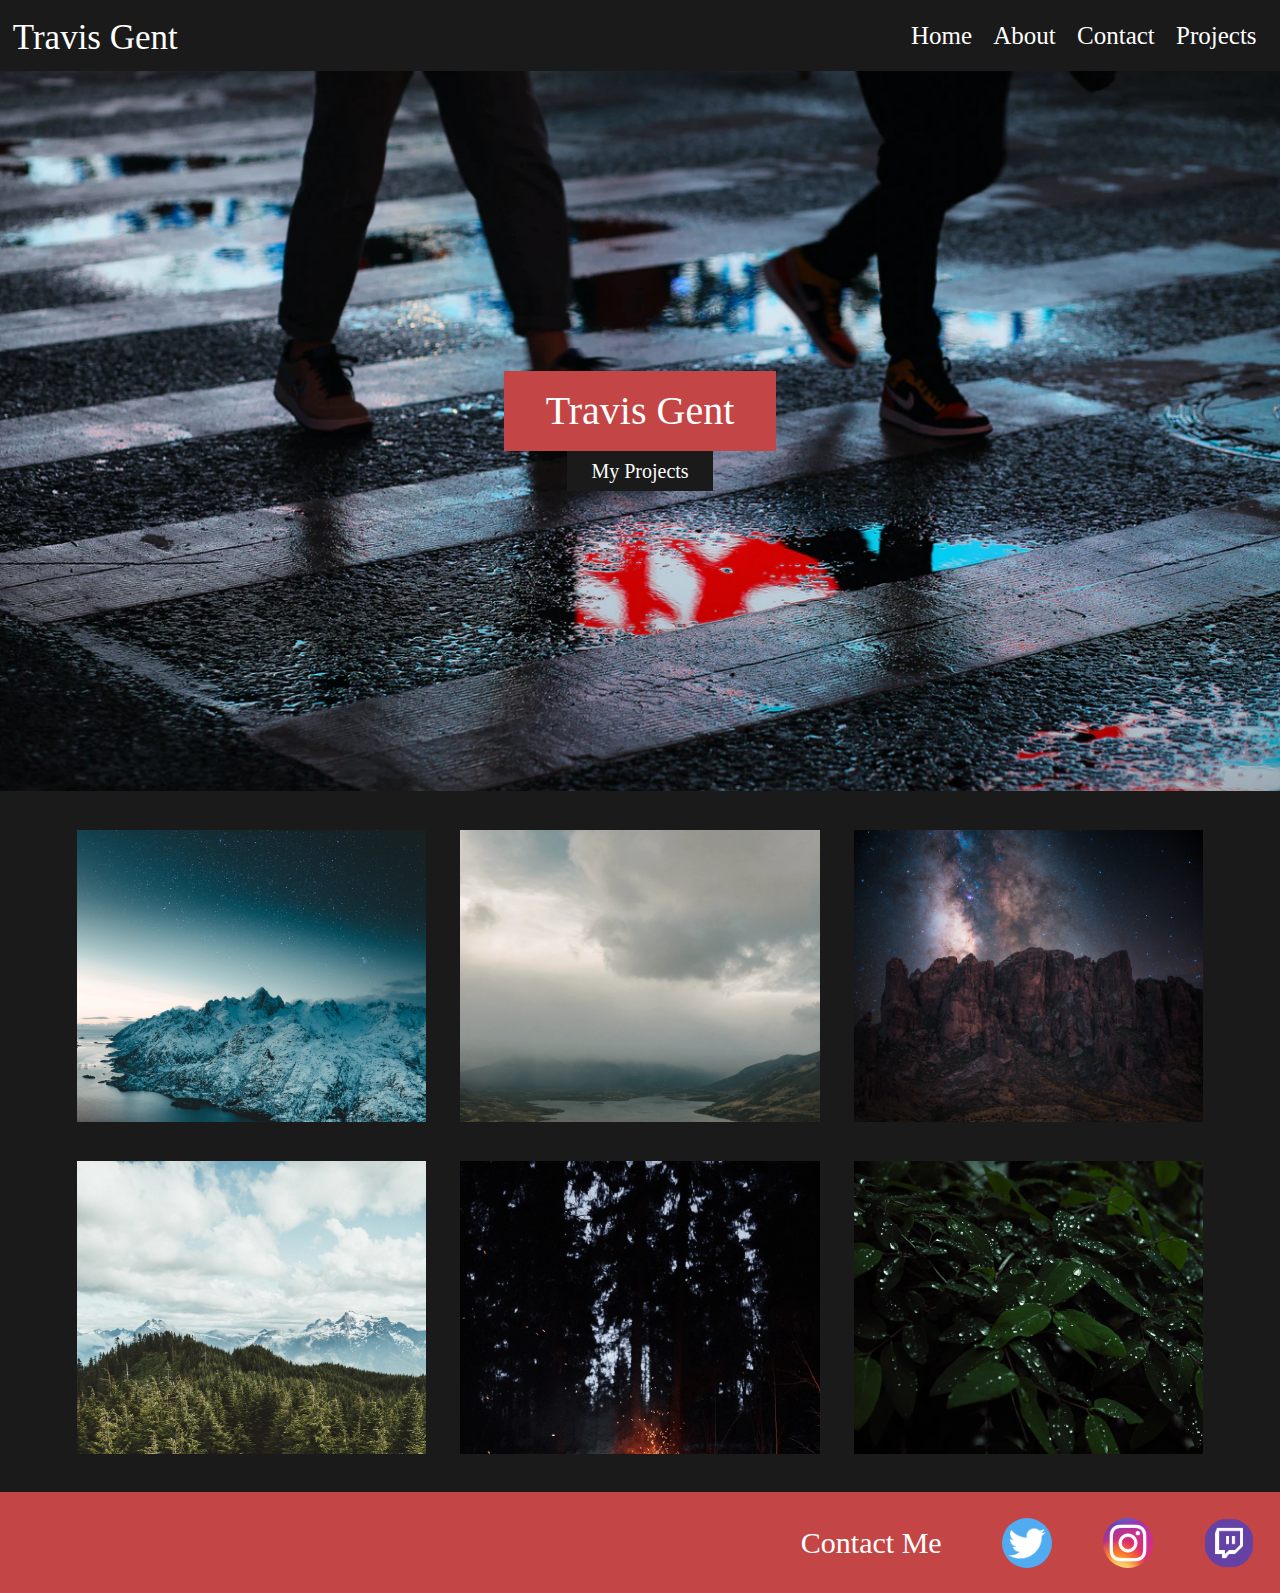
<file: index.html>
<!DOCTYPE html>
<html lang="en">
<head>
    <meta charset="UTF-8">
    <meta name="viewport" content="width=device-width, initial-scale=1.0">
    <link href="./style/index.css" rel="stylesheet">
    <title>Document</title>
</head>
<body>
    <header>
        <h1>Travis Gent</h1>
        <nav>    
            <div class="buttons">
                <a class="buttonOne" href="index.html">
                        <h2>Home</h2>
                </a>
                <a class="buttonTwo" href="about.html">
                        <h2>About</h2>
                </a>
                <a class="buttonThree" href="contact.html">
                    <h2>Contact</h2>
                </a>
                <a class="buttonFour" href="projects.html">
                    <h2>Projects</h2>
                </a>
            </div>
        </nav>
    </header>

    <section class="bigBox">
        <div class="centerBox">
                <div class="bigName">Travis Gent</div>
                <a class="buttonFive" href="projects.html">My Projects</a>
        </div>
    </section>

    <section>
        <div class="smallBoxCollectionOne">
            <div class="boxOne"></div>
            <div class="boxTwo"></div>
            <div class="boxThree"></div>
        </div>

        <div class="smallBoxCollectionTwo">
            <div class="boxFour"></div>
            <div class="boxFive"></div>
            <div class="boxSix"></div>
        </div>
    </section>

    <footer>
        <div class="socialButtons">
            <a class="contactMe" href="contact.html">Contact Me</a>
            <a class="twitter" href="https://www.twitter.com"></a>
            <a class="instagram" href="https://www.instagram.com"></a>
            <a class="twitch" href="https://www.twitch.tv"></a>
        </div>
    </footer>
</body>
</html>
</file>
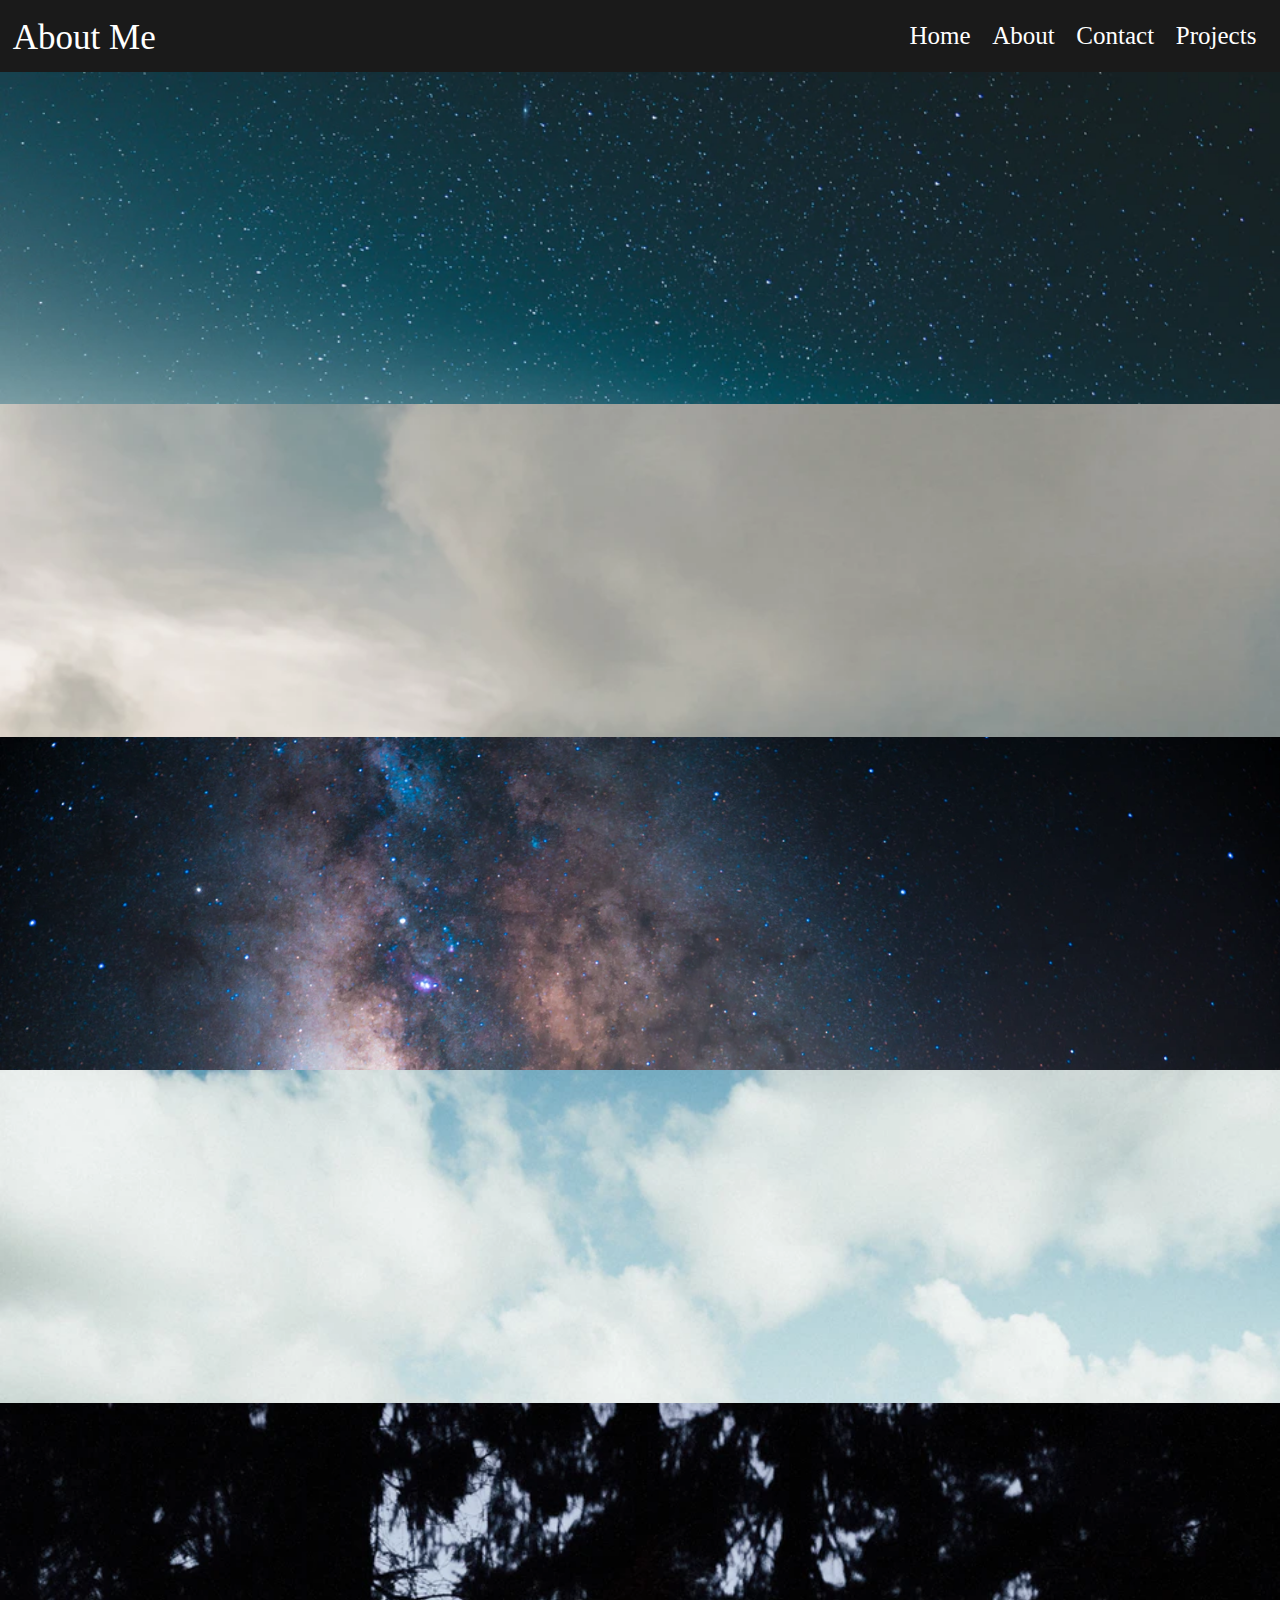
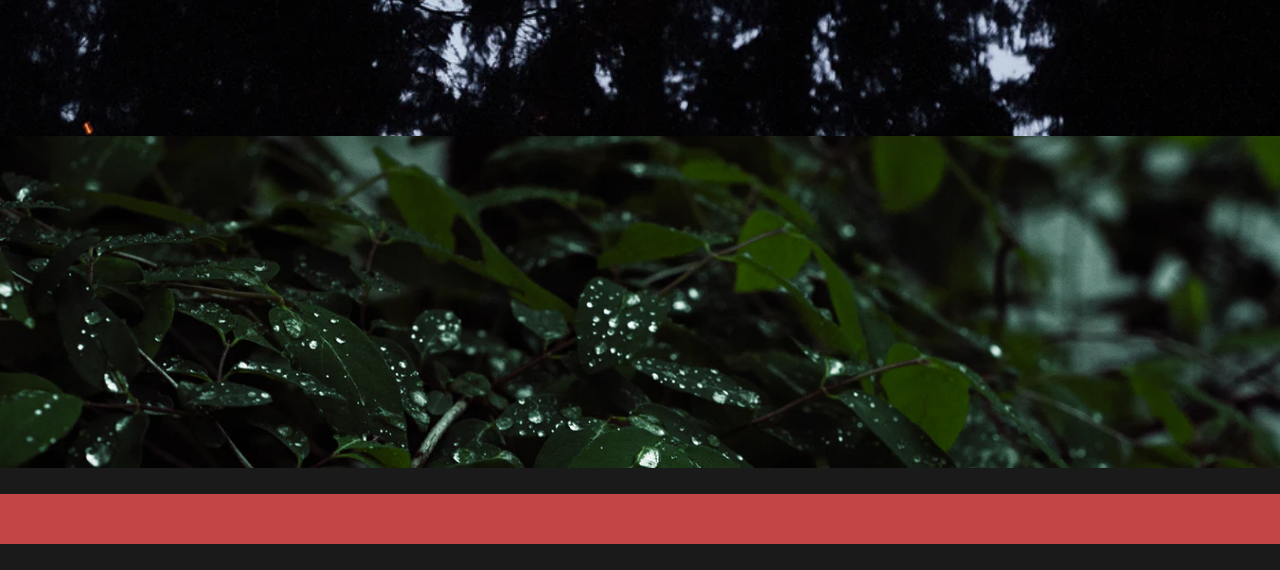
<file: about.html>
<!DOCTYPE html>
<html lang="en">
<head>
    <meta charset="UTF-8">
    <meta name="viewport" content="width=device-width, initial-scale=1.0">
    <link href="./style/index.css" rel="stylesheet">
    <title>Document</title>
</head>
<body>
    <header>
        <h1>About Me</h1> 
        <nav>      
            <div class="buttons">  
                <a class="buttonOne" href="index.html">
                        <h2>Home</h2>
                </a>
                <a class="buttonTwo" href="about.html">
                        <h2>About</h2>
                </a>
                <a class="buttonThree" href="contact.html">
                    <h2>Contact</h2>
                </a>
                <a class="buttonFour" href="projects.html">
                    <h2>Projects</h2>
                </a>
            </div>
        </nav>
    </header>
    <section>
        <div class="boxOne"></div>
        <div class="boxTwo"></div>
        <div class="boxThree"></div>
        <div class="boxFour"></div>
        <div class="boxFive"></div>
        <div class="boxSix"></div>
    </section>
    <footer>
        <div class="contactMe"></div>
    </footer>
</body>
</html>
</file>
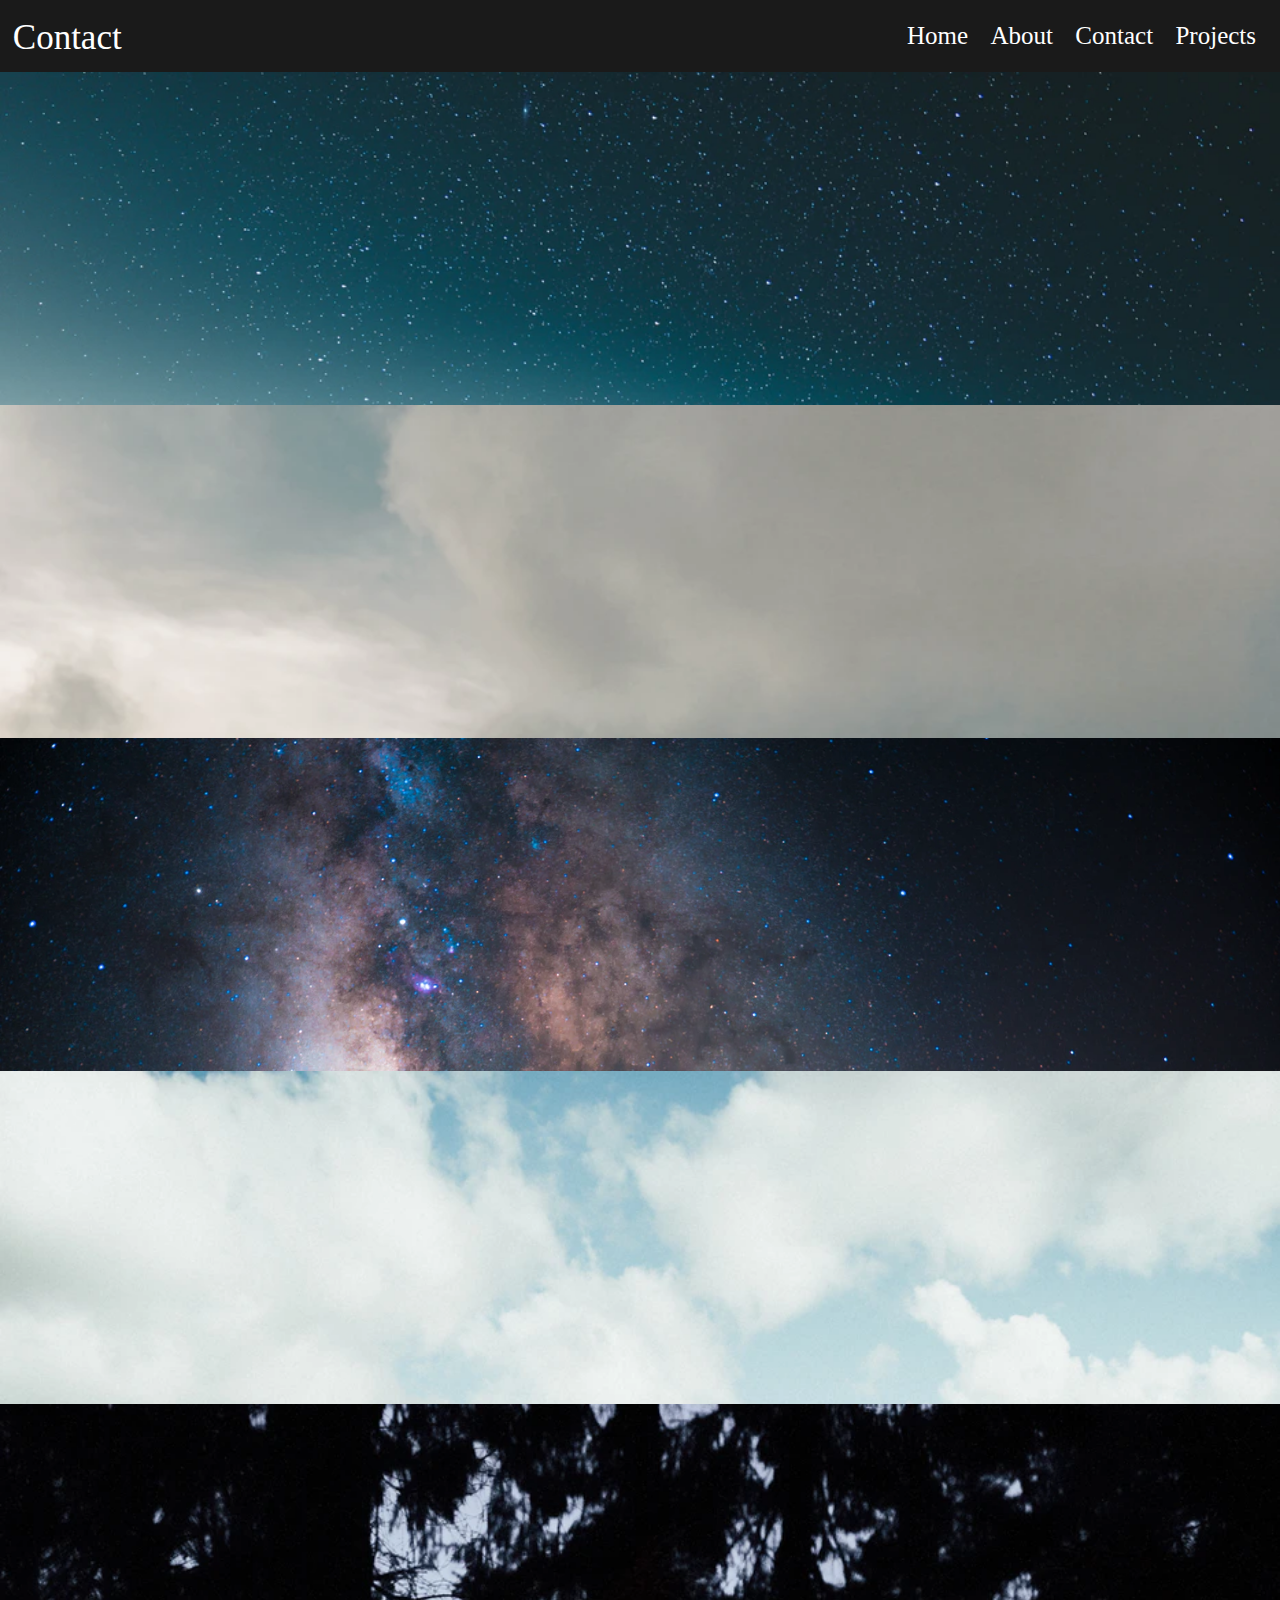
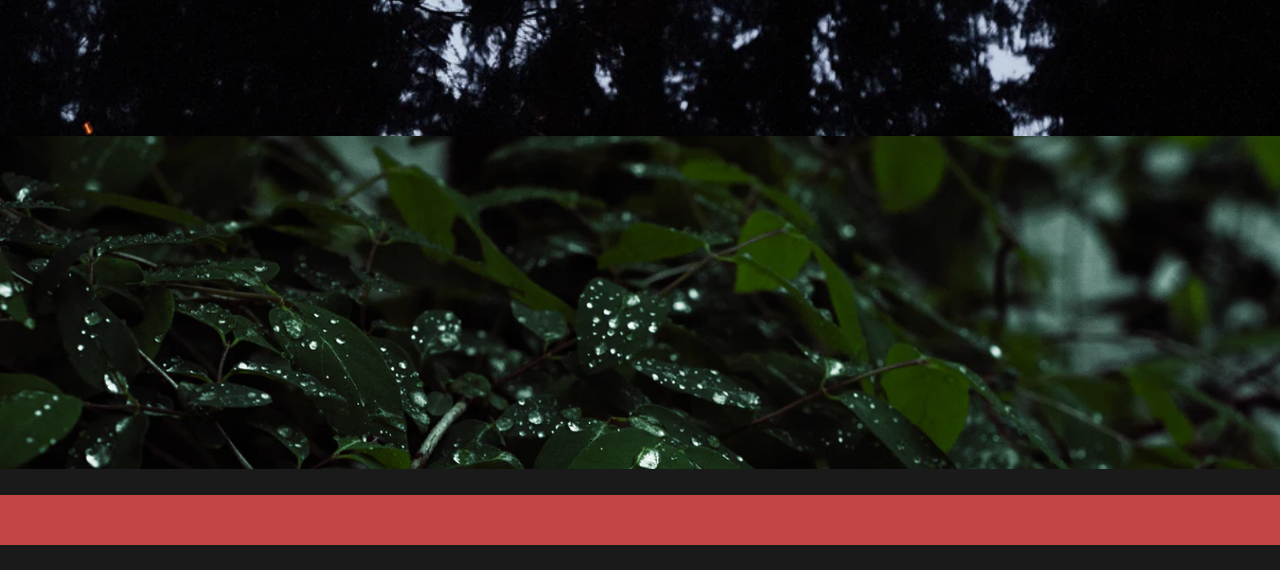
<file: contact.html>
<!DOCTYPE html>
<html lang="en">
<head>
    <meta charset="UTF-8">
    <meta name="viewport" content="width=    <h1> ABOUT </h1>, initial-scale=1.0">
    <link href="./style/index.css" rel="stylesheet">
    <title>Document</title>
</head>
<body>
    <header>
        <h1>Contact</h1>          
        <nav>    
            <div class="buttons">               
                <a class="buttonOne" href="index.html">
                        <h2>Home</h2>
                </a>
                <a class="buttonTwo" href="about.html">
                        <h2>About</h2>
                </a>
                <a class="buttonThree" href="contact.html">
                    <h2>Contact</h2>
                </a>
                <a class="buttonFour" href="projects.html">
                    <h2>Projects</h2>
                </a>
            </div>
        </nav>
    </header>
    <section>
        <div class="boxOne"></div>
        <div class="boxTwo"></div>
        <div class="boxThree"></div>
        <div class="boxFour"></div>
        <div class="boxFive"></div>
        <div class="boxSix"></div>
    </section>
    <footer>
        <div class="contactMe"></div>
    </footer>
</body>
</html>
</file>
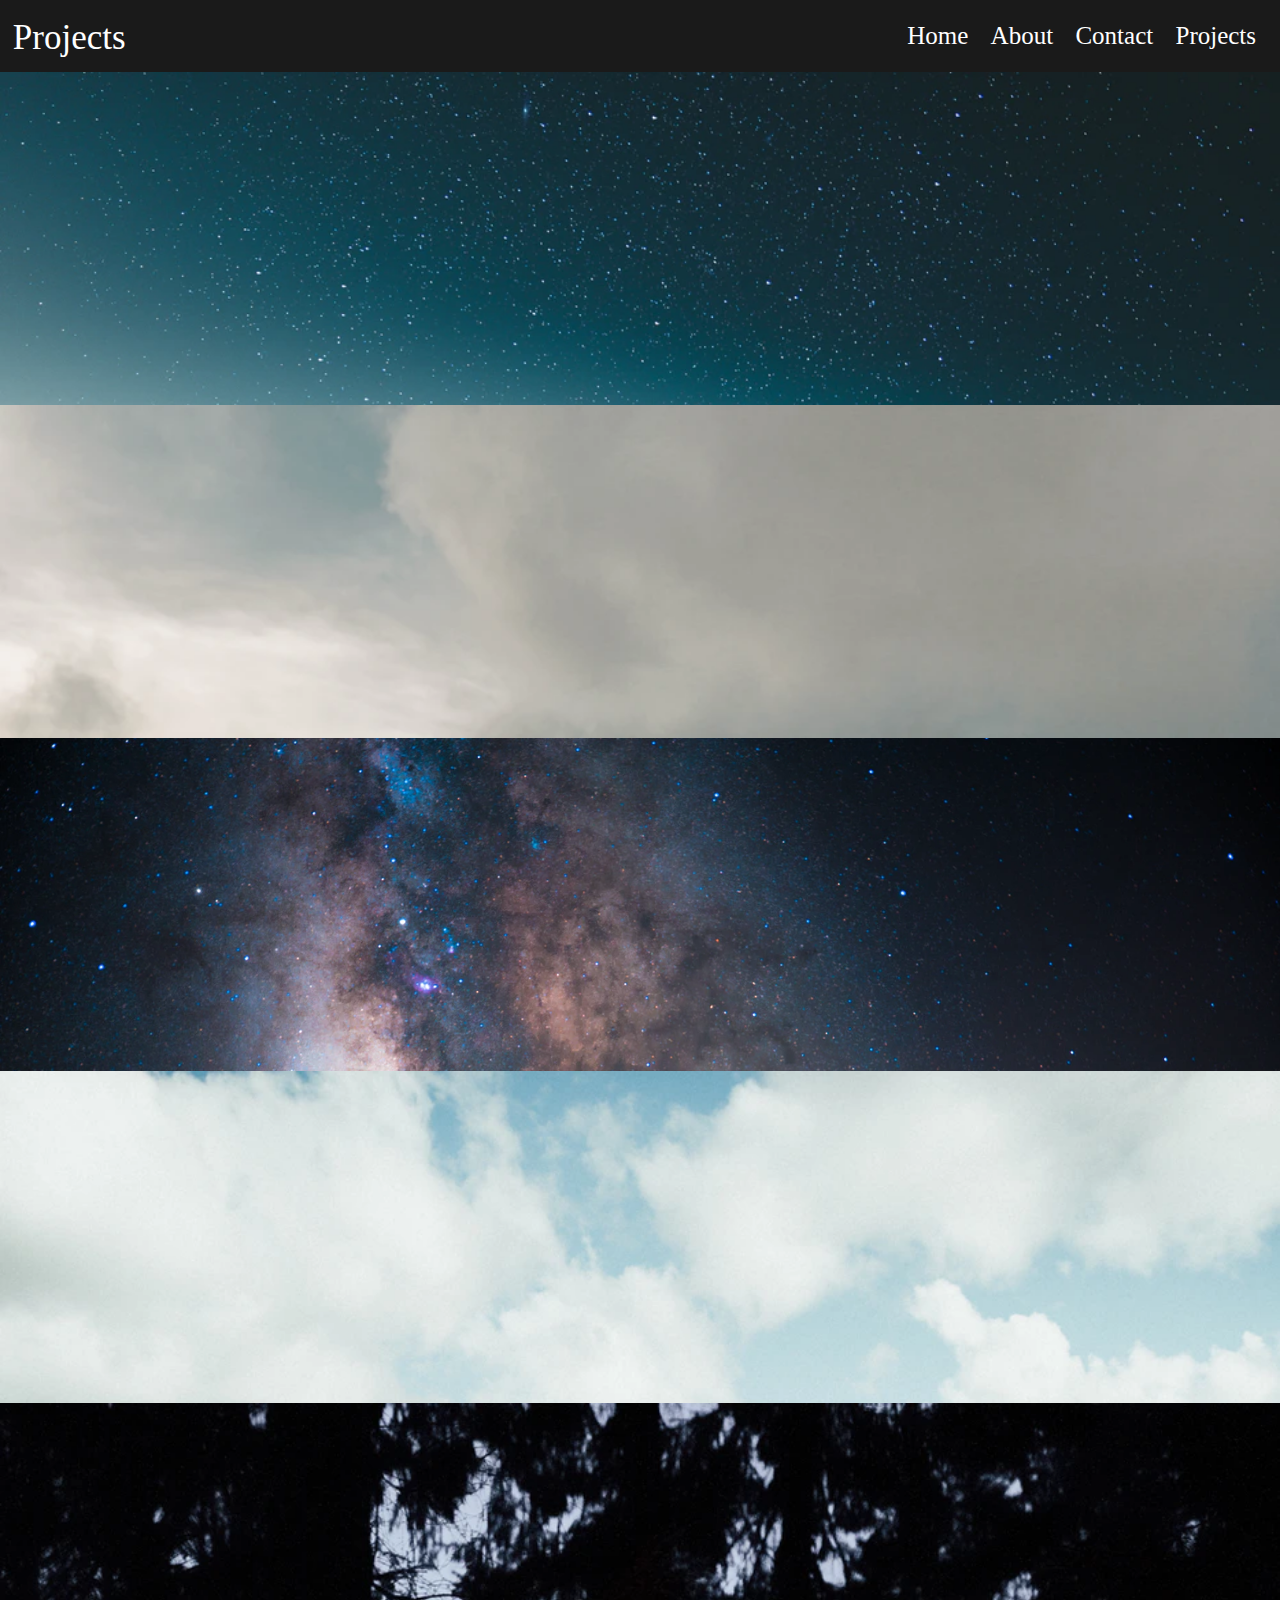
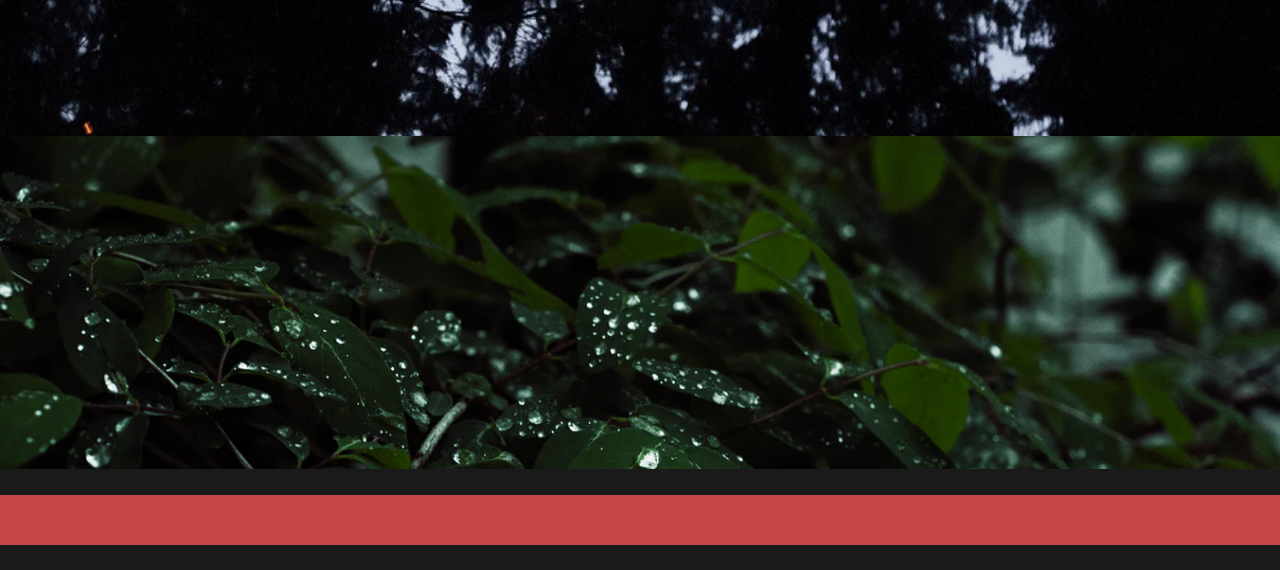
<file: projects.html>
<!DOCTYPE html>
<html lang="en">
<head>
    <meta charset="UTF-8">
    <meta name="viewport" content="width=device-width, initial-scale=1.0">
    <link href="./style/index.css" rel="stylesheet">
    <title>Document</title>
</head>
<body>
    <header>
        <h1>Projects</h1>  
        <nav>                
            <div class="buttons">                
                <a class="buttonOne" href="index.html">
                        <h2>Home</h2>
                </a>
                <a class="buttonTwo" href="about.html">
                        <h2>About</h2>
                </a>
                <a class="buttonThree" href="contact.html">
                    <h2>Contact</h2>
                </a>
                <a class="buttonFour" href="projects.html">
                    <h2>Projects</h2>
                </a>
            </div>
        </nav>
    </header>
    <section>
        <div class="boxOne"></div>
        <div class="boxTwo"></div>
        <div class="boxThree"></div>
        <div class="boxFour"></div>
        <div class="boxFive"></div>
        <div class="boxSix"></div>
    </section>
    <footer>
        <div class="contactMe"></div>
    </footer>
</body>
</html>
</file>
<file: style/index.css>
/* Add CSS styling here */
/* http://meyerweb.com/eric/tools/css/reset/ 
   v2.0 | 20110126
   License: none (public domain)
*/

html, body, div, span, applet, object, iframe,
h1, h2, h3, h4, h5, h6, p, blockquote, pre,
a, abbr, acronym, address, big, cite, code,
del, dfn, em, img, ins, kbd, q, s, samp,
small, strike, strong, sub, sup, tt, var,
b, u, i, center,
dl, dt, dd, ol, ul, li,
fieldset, form, label, legend,
table, caption, tbody, tfoot, thead, tr, th, td,
article, aside, canvas, details, embed, 
figure, figcaption, footer, header, hgroup, 
menu, nav, output, ruby, section, summary,
time, mark, audio, video {
	margin: 0;
	padding: 0;
	border: 0;
	font-size: 100%;
	font: inherit;
	vertical-align: baseline;
}
/* HTML5 display-role reset for older browsers */
article, aside, details, figcaption, figure, 
footer, header, hgroup, menu, nav, section {
	display: block;
}
body {
    line-height: 1;
}
ol, ul {
	list-style: none;
}
blockquote, q {
	quotes: none;
}
blockquote:before, blockquote:after,
q:before, q:after {
	content: '';
	content: none;
}
table {
	border-collapse: collapse;
	border-spacing: 0;
}

body {
    background-color: #1a1a1a;
}

h1 {
    font-size: 35px;
    color: white;
    text-align: left;
    float: left;
    padding: 1%;
}

h2 {
    font-size: 25px;
    color: white;
    text-align: right;
    float: right;
}

a {
    text-decoration: none;
}

header {
    line-height: 50px;
}

.buttons {
    display: flex;
    justify-content: right;
    padding: 0 1% 0 1%;
}

.buttonOne {
    padding: 1%;
}
.buttonOne:hover { background-color: #c44545; }

.buttonTwo {
    padding: 1%;
}
.buttonTwo:hover { background-color: #c44545; }

.buttonThree {
    padding: 1%;
}
.buttonThree:hover { background-color: #c44545; }

.buttonFour {
    padding: 1%;
}
.buttonFour:hover { background-color: #c44545; }

.buttonFive {
    color: white;
    font-weight: bold 700;
    font-size: 20px;
    padding: 10px 24px;
    background-color: #1a1a1a; 
    display: inline-block;
}

.bigName {
    font-weight: bold 700;
    color: white;
    text-align: center;
    background-color: #c44545;
    padding: 20px 42px;
    font-size: 40px;
}

.bigBox {
    position: relative;
    margin: 0 auto;
    text-align: center;
}

.bigBox::before {
    background-image: url("../Images/wetGround.jpg");
    background-size: cover;
    display: block;
    content: "";
    width: 100%;
    padding-top: 56.25%;
}

.bigBox > .centerBox {
    position: absolute;
    top: 0;
    right: 0;
    bottom: 0;
    left: 0;
    display: flex;
    align-items: center;
    flex-direction: column;
    justify-content: center;
}

.smallBoxCollectionOne {
    display: flex;
    flex-direction: row;
    justify-content: space-between;
    margin: 3% 6% 3% 6%;
}

.boxOne {
    padding: 13% 18% 13% 13%;
    background-image: url("../Images/mountains.jpg");
    background-size: cover;
}

.boxTwo {
    padding: 13% 16% 13% 16%;
    background-image: url("../Images/brownRockyMountain.jpg");
    background-size: cover;
}

.boxThree {
    padding: 13% 13% 13% 18%;
    background-image: url("../Images/desertMountains.jpg");
    background-size: cover;
}

.smallBoxCollectionTwo {
    display: flex;
    flex-direction: row;
    justify-content: space-between;
    margin: 3% 6% 3% 6%;
}

.boxFour {
    padding: 13% 18% 13% 13%;
    background-image: url("../Images/forest.jpg");
    background-size: cover;
}

.boxFive {
    padding: 13% 16% 13% 16%;
    background-image: url("../Images/campfire.jpg");
    background-size: cover;
}

.boxSix {
    padding: 13% 13% 13% 18%;
    background-image: url("../Images/leaves.jpg");
    background-size: cover;
}

footer {
    background-color: #c44545;
    line-height: 50px;
}

.contactMe {
    color: white;
    font-size: 30px;
    white-space: nowrap;
    padding-right: 100px;
}

.socialButtons {
    display: flex;
    flex-direction: row;
    justify-content: right;
}

.twitter, .instagram, .twitch, .contactMe {
    background-size: cover;
    height: 50px;
    width: 50px;
    border-radius: 25px;
    margin: 2%;
}

.twitter {
    background-image: url("../Images/twitter.jpg");
}
.instagram {
    background-image: url("../Images/instagram.jpg");
}
.twitch {
    background-image: url("../Images/twitch.jpg");
}

@media screen and (max-width: 940px) {
    .smallBoxCollectionOne, .smallBoxCollectionTwo {
        flex-direction: column;
    }

    .boxOne, .boxTwo, .boxThree, .boxFour, .boxFive, .boxSix {
        margin-top: 2%;
        margin-bottom: 2%;
        padding: 30%;
    }
}

@media screen and (max-width: 500px) {
    h2 {
        font-size: 20px;
    }
    h1 {
        font-size: 30px;
    }
}

@media screen and (max-width: 420px) {
    h2 {
        font-size: 15px;
    }
    h1 {
        font-size: 25px;
    }
}

@media screen and (max-width: 340px) {
    h1 {
        font-size: 20px;
    }
}
</file>
